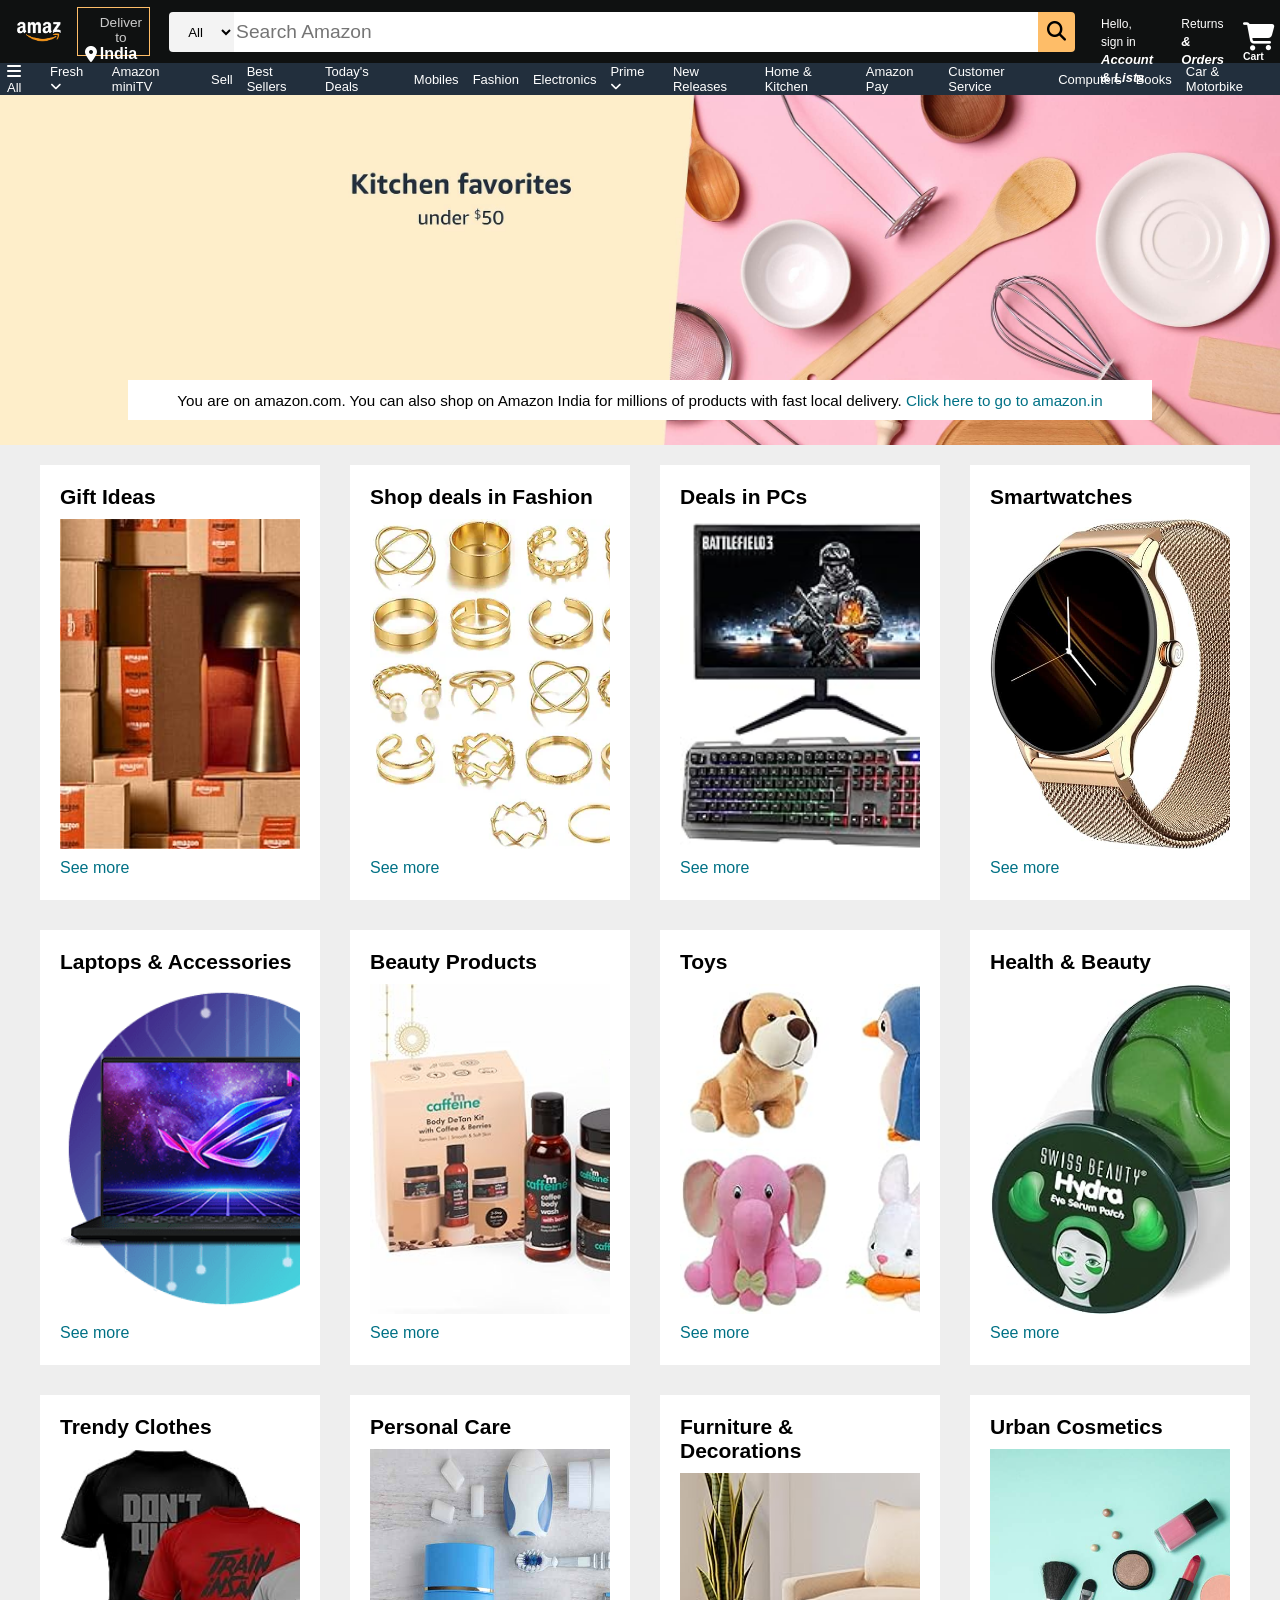
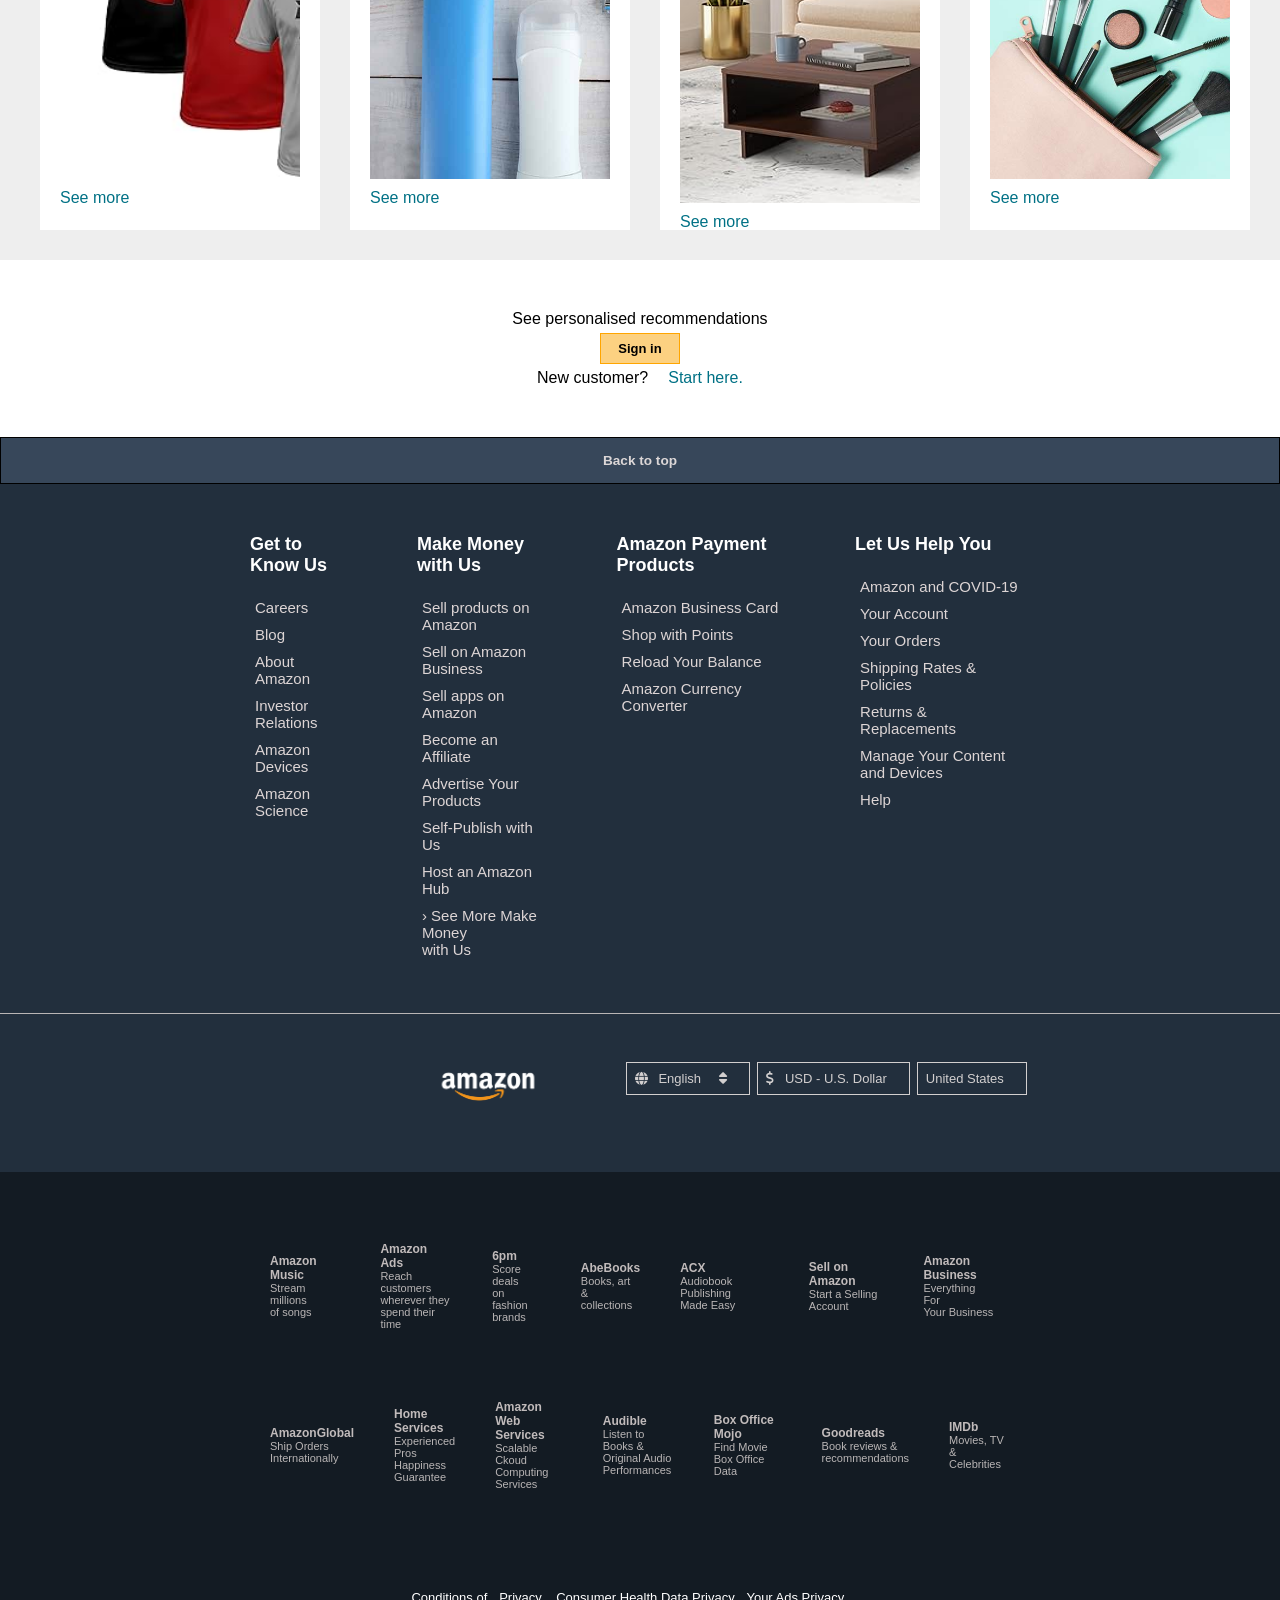
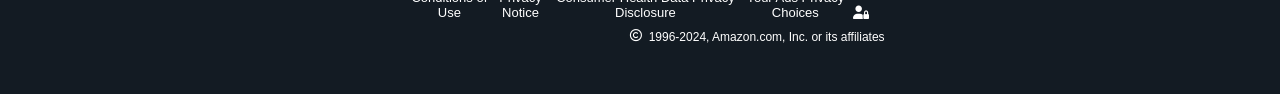
<file: index.html>
<!DOCTYPE html>
<html lang="en">
<head>
    <meta charset="UTF-8">
    <meta name="viewport" content="width=device-width, initial-scale=1.0">
    <title>AMAZON WEBSITE PROJECT (CLONE)</title>
    
    <link rel="stylesheet" href="https://cdnjs.cloudflare.com/ajax/libs/font-awesome/6.5.2/css/all.min.css" integrity="sha512-SnH5WK+bZxgPHs44uWIX+LLJAJ9/2PkPKZ5QiAj6Ta86w+fsb2TkcmfRyVX3pBnMFcV7oQPJkl9QevSCWr3W6A==" crossorigin="anonymous" referrerpolicy="no-referrer" />
    
    <link rel="stylesheet" href="amazon-clone.css">

    
</head>
<body>

  <header>
        <div class="navbar">



            <div class="nav-logo border-1">
                <div class="logo">   </div>
               
            </div>
           


            <div class="nav-adress border-2">
                  
             <p class="add-first">Deliver to</p>

                     <div class="add-icon">
                     
                     <i class="fa-solid fa-location-dot"></i>
                     <p class="add-second">India</p>
                     </div>
            </div>




            <div class="nav-search border-3">
            <select class="search-select">
                <option value="">All</option>
                <option value="">Homemade </option>
            
            </select>
            
                <input placeholder="Search Amazon" class="search-input">
                
                <div class="search-icon">
                    <i class="fa-solid fa-magnifying-glass"></i>

                </div>
           </div>



           <div class="nav-signin">

             <p><span>Hello, sign in</span></p>

             <p><em>Account & Lists</em></p>
            </div>


            <div class="nav-return">
             <p><span>Returns</span></p>
             <p><em>& Orders</em></p>
            
           </div>
        
            <div class="nav-cart">
               <i class="fa-solid fa-cart-shopping"></i>
                Cart
        </div>
    </div>




            
         <div class="panel">
          
           <p class="panel-options"><i class="fa-solid fa-bars"></i>
            All
            
           </p>
          
           <p class="option-fresh">Fresh &nbsp;<i class="fa-solid fa-angle-down"></i></p>


          <p class="panel-options">Amazon miniTV
          </p>
          <p class="panel-options">Sell
          </p>
          <p class="panel-options">Best Sellers
          </p>
          <p class="panel-options">Today's Deals
          </p>
          <p class="panel-options">Mobiles
          </p>
          <p class="panel-options">Fashion
          </p>
          <p class="panel-options">Electronics
          </p>

         <p class="option-prime">Prime &nbsp;<i class="fa-solid fa-angle-down"></i></p>
          <p class="panel-options">New Releases
          </p>

          <p class="panel-options">Home & Kitchen
          </p>

          <p class="panel-options">Amazon Pay
          </p>

          <p class="panel-options">Customer Service
          </p>

          <p class="panel-options">Computers
          </p>

          <p class="panel-options">Books
          </p>

          <p class="panel-options">Car & Motorbike
          </p>

        </div>
      </header>
      
    <div class="hero-section">

       <div class="hero-msg">

        <p>You are on amazon.com. You can also shop on Amazon India for millions of products with fast local delivery.  <a href="https://www.amazon.in/ref=nav_logo">Click here to go to amazon.in</a></p>
       </div>

    </div>


    <div class="content-section1">

      <div class="box-1 box">
        <h2>Gift Ideas</h2>
        <div class="box-img" style="background-image: url(gift_box-1.jpg);"></div>
        <a class="box-seemore">See more </a>
      </div>

      <div class="box-2 box">
        <h2>Shop deals in Fashion</h2>
        <div class="box-img" style="background-image: url(fashion_box-2.jpg);"></div>
        <a class="box-seemore">See more </a>
      </div>
      
      <div class="box-3 box">
        <h2>Deals in PCs</h2>
        <div class="box-img" style="background-image: url(pc_box-3.jpg);"></div>
        <a class="box-seemore">See more </a>
      </div>
     
     
      <div class="box-4 box">
        <h2>Smartwatches</h2>
        <div class="box-img" style="background-image: url(watch_box-4.jpeg);"></div>
        <a class="box-seemore">See more </a>
      </div>

    </div>

    <div class="content-section2">

      <div class="box-5 box">
        <h2>Laptops & Accessories</h2>
        <div class="box-img" style="background-image: url(laptop_box-5.png);"></div>
        <a class="box-seemore">See more </a>
      </div>

      <div class="box-6 box">
        <h2>Beauty Products</h2>
        <div class="box-img" style="background-image: url(beauty_box-6.jpg);"></div>
        <a class="box-seemore">See more </a>
      </div>

      <div class="box-7 box">
        <h2>Toys</h2>
        <div class="box-img" style="background-image: url(toys_box-7.jpg);"></div>
        <a class="box-seemore">See more </a>
      </div>

     <div class="box-8 box">
        <h2>Health & Beauty </h2>
        <div class="box-img "style="background-image: url(health_box-8.jpg);"></div>
        <a class="box-seemore">See more </a>
      </div>

    </div>

    <div class="content-section3">
      <div class="box-9 box">
        <h2>Trendy Clothes</h2>
        <div class="box-img" style="background-image: url(clothes_box-9.jpg);"></div>
        <a class="box-seemore">See more </a>
      </div>

           <div class="box-10 box">
        <h2>Personal Care</h2>
        <div class="box-img" style="background-image: url(personal_box-10.jpg);"></div>
        <a class="box-seemore">See more </a>
      </div>

           <div class="box-11 box">
        <h2>Furniture & Decorations</h2>
        <div class="box-img" style="background-image: url(furniture_box-11.jpg);"></div>
        <a class="box-seemore">See more </a>
      </div>

           <div class="box-12 box">
        <h2>Urban Cosmetics</h2>
        <div class="box-img" style="background-image: url(cosmetics_box-12.jpg);"></div>
        <a class="box-seemore">See more </a>
      </div>

    </div>     



<footer>
  <div class="foot-bar">
    
      <div class="foot-signin">
      
      See personalised recommendations
 
       <div class="signin-icon"><b>Sign in</b>
       </div>
       
      New customer?<a class="box-seemore">Start here.</a>
      
      </div>
 

      <div class="foot-panel">

          Back to top

      </div>


        <div class="foot-navbar">
             <div class="line-1">
              <h3>Get to Know Us</h3>
              <br>
              <p class="term-1 para">Careers</p>
              <p class="term-2 para">Blog</p>
              <p class="term-3 para">About Amazon</p>
              <p class="term-4 para">Investor Relations</p>
              <p class="term-5 para">Amazon Devices</p>
              <p class="term-6 para">Amazon Science</p>
             </div>

             <div class="line-2">
              <h3>Make Money with Us</h3>
              <br>
              <p class="term-1 para">Sell products on Amazon</p>
              <p class="term-2 para">Sell on Amazon Business</p>
              <p class="term-3 para">Sell apps on Amazon</p>
              <p class="term-4 para">Become an Affiliate</p>
              <p class="term-5 para">Advertise Your Products</p>
              <p class="term-6 para">Self-Publish with Us</p>
              <p class="term-7 para">Host an Amazon Hub</p>
              <p class="term-8 para">› See More Make Money 
                <br>with Us</p>
             </div>


             <div class="line-3">
              <h3>Amazon Payment Products</h3>
              <br>
              <p class="term-1 para">Amazon Business Card</p>
              <p class="term-2 para">Shop with Points</p>
              <p class="term-3 para">Reload Your Balance</p>
              <p class="term-4 para">Amazon Currency Converter</p>
              


             </div>

             <div class="line-4">

              <h3>Let Us Help You</h3>
              <br>
              <p class="term-1 para">Amazon and COVID-19</p>
              <p class="term-2 para">Your Account</p>
              <p class="term-3 para">Your Orders</p>
              <p class="term-4 para">Shipping Rates & Policies</p>
              <p class="term-5 para">Returns & Replacements</p>
              <p class="term-6 para">Manage Your Content and Devices</p>
              <p class="term-7 para">Help</p>
              




             </div>

        </div>


         <div class="foot-panel2">
            <div class="foot-logo">
              <img src="amazon_logo.png" alt="This is an image.">
            </div>

              <div class="foot-icon1">
                <i class="fa-solid fa-globe"></i>
                &nbsp; English &nbsp;&nbsp;&nbsp;
                <i class="fa-solid fa-sort"></i>

              </div>

              <div class="foot-icon2">
                <i class="fa-solid fa-dollar-sign"></i>
                &nbsp; USD - U.S. Dollar

              </div>

              <div class="foot-icon3">
                    United States
                 </div>
          </div>


            <div class="foot-panel3">
                 <div class="foot-boxset">

                   <div class="foot-box">
                       <div class="box-head">
                        Amazon Music
                       </div>
                       <p class="box-content">
                        Stream millions
                        <br>
                        of songs

                       </p>
                   </div>
                   
                   <div class="foot-box">
                       <div class="box-head">
                        Amazon Ads
                       </div>
                       <p class="box-content">
                        Reach customers
                        <br>
                        wherever they
                        <br>
                        spend their time
                       </p>
                      </div>
                  
                   <div class="foot-box">
                    <div class="box-head">
                      6pm
                     </div>
                     <p class="box-content">
                      Score deals
                      <br>
                      on fashion
                      <br>
                       brands
                     </p>
                   
                   </div>
                   
                   <div class="foot-box">
                    <div class="box-head">
                      AbeBooks
                     </div>
                     <p class="box-content">
                      Books, art 
                      <br>
                      & collections
                     </p>
                   </div>
                   
                   <div class="foot-box">
                    <div class="box-head">
                      ACX
                     </div>
                     <p class="box-content">
                      Audiobook Publishing 
                      <br>
                      Made Easy
                     </p>
                   </div>
                   
                   <div class="foot-box">
                    <div class="box-head">
                      Sell on Amazon
                     </div>
                     <p class="box-content">
                      Start a Selling 
                      <br>
                      Account
                     </p>
                   </div>
                   
                   <div class="foot-box">
                    <div class="box-head">
                      Amazon Business
                     </div>
                     <p class="box-content">
                      Everything <br>
                      For 
                      <br>
                      Your
                      Business

                     </p>
                   </div>
                </div>  
        
      


            <div class="foot-boxset">

              <div class="foot-box">
                  <div class="box-head">
                   AmazonGlobal
                  </div>
                  <p class="box-content">
                   Ship Orders Internationally
                  </p>
              </div>
              
              <div class="foot-box">
                  <div class="box-head">
                    Home Services
                  </div>
                  <p class="box-content">
                    Experienced Pros
                    <br>
                    Happiness Guarantee
                  </p>
              </div>
             
              <div class="foot-box">
               <div class="box-head">
                 Amazon Web Services
                </div>
                <p class="box-content">
                 Scalable Ckoud Computing 
                 <br>
                 Services
                </p>
              
              </div>
              
              <div class="foot-box">
               <div class="box-head">
                 Audible
                </div>
                <p class="box-content">
                 Listen to Books & 
                 <br>
                 Original Audio Performances
                </p>
              </div>
              
              <div class="foot-box">
               <div class="box-head">
                 Box Office Mojo
                </div>
                <p class="box-content">
                 Find Movie Box Office Data
                </p>
              </div>
              
              <div class="foot-box">
               <div class="box-head">
                 Goodreads
                </div>
                <p class="box-content">
                 Book reviews & recommendations
                </p>
              </div>
              
              <div class="foot-box">
               <div class="box-head">
                 IMDb
                </div>
                <p class="box-content">
                 Movies, TV & Celebrities
                </p>
              </div>
           </div>  
    
   
    
<div class="foot-final1">

    <div class="final-content">
        Conditions of Use
      </div>

    <div class="final-content">
        Privacy Notice
      </div>
      <div class="final-content">
        Consumer Health Data Privacy Disclosure
      </div>
      <div class="final-content">
        Your Ads Privacy Choices
        <div class="content-icon1"> &nbsp;
          <i class="fa-solid fa-user-lock"></i>
        </div>
      </div>
    </div>

    <div class="foot-final2">
        <div class="final-content2">
          <i class="fa-regular fa-copyright"></i>
          &nbsp
              1996-2024, Amazon.com, Inc. or its affiliates
        </div>

    </div>










 
  















     
           
          
        





         

  </div>
</footer>

    
</body>
</html>
</file>
<file: amazon-clone.css>
* {
   margin: 0px;
   font-family: Arial;
   border: border-box ;
   
}

.navbar {
    height: 63px;
    background-color: #0f1111;
    color: white;
    display: flex;
    justify-content: space-evenly;
}
  


                /* Box -1 */

            
.nav-logo {
    height: 50px;
    width: 100px;
    cursor: pointer;
}

.logo {
    background-image: url(amazon_logo.png);
    background-size: cover;
    height:45px;
    width:100%;
    align-items: center;
    
}

.border-1 {
    border: 2px solid transparent;
    margin: 6.5px; 
    
    
}

.border-1:hover {
    border: 1.5px solid white;
   
   
    
}


             /* Box-2 */ 


 p.add-first {
    font-weight: lighter;
    font-size: 0.85rem;
    color: #cccccc;
    text-align: center;
    margin-left: 15px;
    cursor: pointer;
   
}

p.add-second {
    font-size: 1rem;
    font-weight: bolder;
    text-align: center;
    margin-left: 3px;
    cursor: pointer;

}

.add-icon {
    display: flex;
    align-items:center;
    cursor: pointer;
}

.border-2 {
    padding: 7px;
    margin: 7px;
    border: 1.5px solid #febd68
}



/* Box -3 */



.nav-search {
    display: flex;
    margin: 5px;
    padding: 7px;
    height: 40px;
    justify-content: center;
    cursor: pointer;
    
}

.search-select{
    width: 65px;
    background-color: #f3f3f3;
    border: none;
    border-top-left-radius: 4px;
    border-bottom-left-radius: 4px;
    text-align: center;
    cursor: pointer;
    
}

.search-input { 
    width: 800px;
    border: none;
    font-size: larger;
}

.search-icon{
    padding:9px;
    border-top-right-radius: 4px;
    border-bottom-right-radius: 4px;
    background-color: #febd68;
    justify-content: center;
    align-items: center;
    font-size: 1.2rem;
    color: black;
    
}


/* Box-4 */

.nav-signin {
   
    padding: 7px;
    margin: 7px;
    cursor: pointer;
}

.nav-signin:hover {
    border: 1.5px solid white;
}

span {
    font-size: 12px;
    font-weight: 200
}

em { 
    text-align: left;
    font-size: 13px;
    font-weight: 700 ;
}



                    /* Box-5 */



.nav-return {
   
    padding: 7px;
    margin: 7px;
    cursor: pointer;
}

.nav-return:hover {
    border: 1.5px solid white;

}



                    /* Box-6 */
   
    

.nav-cart i {
    font-size: 28px;   
    margin-top: 18px;
    cursor: pointer;
}                    

.nav-cart {
    font-size: 0.65rem;
    font-weight:700 ;
    padding: 3px;
    margin: 2px;
    margin-top: 0px;
    padding-top: 0px;
    margin-top: 5px;
    margin-bottom: 6px;
    justify-content: center;
    cursor: pointer;
}

.nav-cart:hover {
    border: 1.5px solid white;
}



                 /* Box-7*/




.panel {
    background-color: #222f3d;
    height: 32px;
    width: 100%;
    display:flex;
    justify-content: space-evenly;
    align-items: center;
    
}           

.panel-options {
    color: white;
    font-size: 13px;
    font-weight: 525;
    padding: 6px;
    margin: 1px;
    cursor: pointer;
}

.panel-options i {
    color: white;
    font-size: 1rem;
    
}

.option-fresh {

    color: white;
    font-weight: 525;
    font-size: 13px;
    padding: 6px;
    margin: 1px;
    cursor: pointer;
}

.option-prime {
  
    color: white;
    font-weight: 525;
    font-size: 13px;
    padding: 6px;
    margin: 1px;
    cursor: pointer;
}

.panel-options:hover{
    border: 1.5px solid white;
}

.option-fresh:hover {
    border: 1.5px solid white;
}

.option-prime:hover {
    border: 1.5px solid white;
}



                   /* Hero Section*/



.hero-section {
    background-image: url(Hero\ Img.jpg);
    height: 350px;
    background-size: cover;
    display: flex;
    justify-content: center;
    align-items: flex-end;
    cursor: pointer;
}        

.hero-msg {
    background-color: white;
    height: 40px;
    display: flex;
    align-items: center;
    justify-content: center;
    width: 80%;
    font-size: 0.95rem;
    margin-bottom: 25px;
    cursor:auto;

}

a{
    text-decoration: none;
    color: #007185;
}

a:hover{
    color: brown;
    text-decoration: underline;   
}

body {
    background-color: #eeeeee;
}



/* Content Section*/



.content-section1{
    display: flex;
    justify-content: space-evenly;
    margin: 20px;
    
    
    
}

.content-section2{
    display: flex;
    justify-content: space-evenly;
    margin: 20px;
}

.content-section3{
    display: flex;
    justify-content: space-evenly;
    margin: 20px;
}

.box {
    height:400px;
    width: 23%;
    background-color: white;
    padding: 20px 0px 15px;
    margin-left: 20px;
    margin-right: 10px;
    margin-bottom: 10px;
   

   
}

.box-img {
   
    height: 330px;
    margin-left: 20px;
    margin-right: 20px;
    margin-top: 10px;
    margin-bottom: 10px;
    background-repeat: no-repeat;
    background-size: cover;
    cursor: pointer;

}

a.box-seemore{
    text-decoration: none;
    margin-left: 20px;
    cursor: pointer;
}
  

h2 {
    margin-left: 20px;
    margin-right: 20px;
    font-size: 21px;
}


/** Footer **/





.foot-signin {
    background-color: white;
    text-align: center;
    padding: 50px;
    
    
}

.signin-icon {
    background-color: rgb(252, 209, 129);
    border: 1px solid orange;
    margin-left: 550px;
    margin-right: 550px;
    padding: 7px;
    align-items: center;
    margin-top: 5px;
    margin-bottom: 5px;
    cursor: pointer;
}

.foot-navbar {
    background-color: #222f3d;
    padding-top: 50px;
    padding-bottom: 50px;
    display: flex;
    justify-content: space-evenly;
    border-bottom:  0.001em solid #b9b5b5;
}

.foot-panel {
    background-color: #37475a;
    color: rgb(220, 215, 215);
    text-align: center;
    padding: 15px;
    font-weight: bold;
    justify-content: center;
    font-size: 0.85rem;
    border: 1px solid black;
    cursor: pointer;
}

.foot-panel:hover {
    background-color: #42556c;
}

.signin-icon {
    font-size: 13px;
}

.line-1, .line-2, .line-3, .line-4 {
    padding-left:40px ;
    padding-right: 30px;
    justify-content: space-evenly;
    
}

.line-1{
    padding-left: 250px;
}

.line-4 {
    padding-right: 250px;
}

h3 {
    color: rgb(255, 255, 255);
    font-size: 18px;
}

.para {
    padding: 5px;
    color: rgb(221, 213, 213);
    font-size: 15px;
    cursor: pointer;
}

.para:hover{
    text-decoration: underline;
}

.foot-panel2 {
     align-items:center;
     display: flex;
     background-color: #222f3d;
     color: rgb(210, 207, 207);
     padding-top: 20px;
     padding-left: 200px;
     padding-right: 200px;
     padding-bottom: 50px;
     font-size: 13px;
}
.foot-logo {
    background-color: #222f3d;
    padding-top: 20px;
    padding-right: 80px;
    padding-left: 230px;
}

.foot-logo img{
    background-size: cover;
    height:65px;
    cursor: pointer;
}

.foot-icon1 i, .foot-icon2 i, .foot-icon3 i{
    font-size: 13px;
    cursor: pointer;
}

.foot-icon1, .foot-icon2, .foot-icon3 {
    border: 0.5px solid rgb(210, 207, 207);
    padding: 8px;
    padding-right: 22px;
    margin-right: 7px;
    cursor: pointer;
}


.foot-panel3 {
    background-color: #131b23;
    color: #b9b5b5;
    padding-top: 50px;
    padding-left: 250px;
    padding-right: 250px;
    padding-bottom: 50px;
    font-size: 11px;
    align-items: center;
}

.foot-box:hover {
    text-decoration: underline;
} 

.foot-boxset {
    display: flex;
    justify-content: space-evenly;
    justify-content: center;
    align-items: center;
}

.foot-box {
    padding: 20px;
    padding-bottom: 50px;
    justify-content: space-evenly;

}

.box-head {
    font-size: 12px;
    font-weight: bold;
    color: rgb(193, 187, 187);
    cursor: pointer;
}

.box-content {
    justify-content: space-between;
    text-align: left;
    cursor: pointer;
}

.foot-final1{
    background-color: #131b23;
    padding-top: 50px;
    padding-bottom: 5px;
    padding-left: 160px;
    padding-right: 160px;
    align-items: center;
    display: flex;
    color: white;
    font-size: 13px;
    justify-content: space-evenly;
}

.final-content {
    display: flex;
    text-align: center;
    cursor: pointer;
}

.foot-final2 i{
    text-align: center;
  
}

.foot-final2 {
    text-align: center;
    padding-left: 380px;
    color: white;
    font-size: 12px;
    padding-top: 5px;
}

.final-content2 {
    display: flex;
    text-align: center;
}

.final-content:hover {
    text-decoration: underline;
}
</file>
